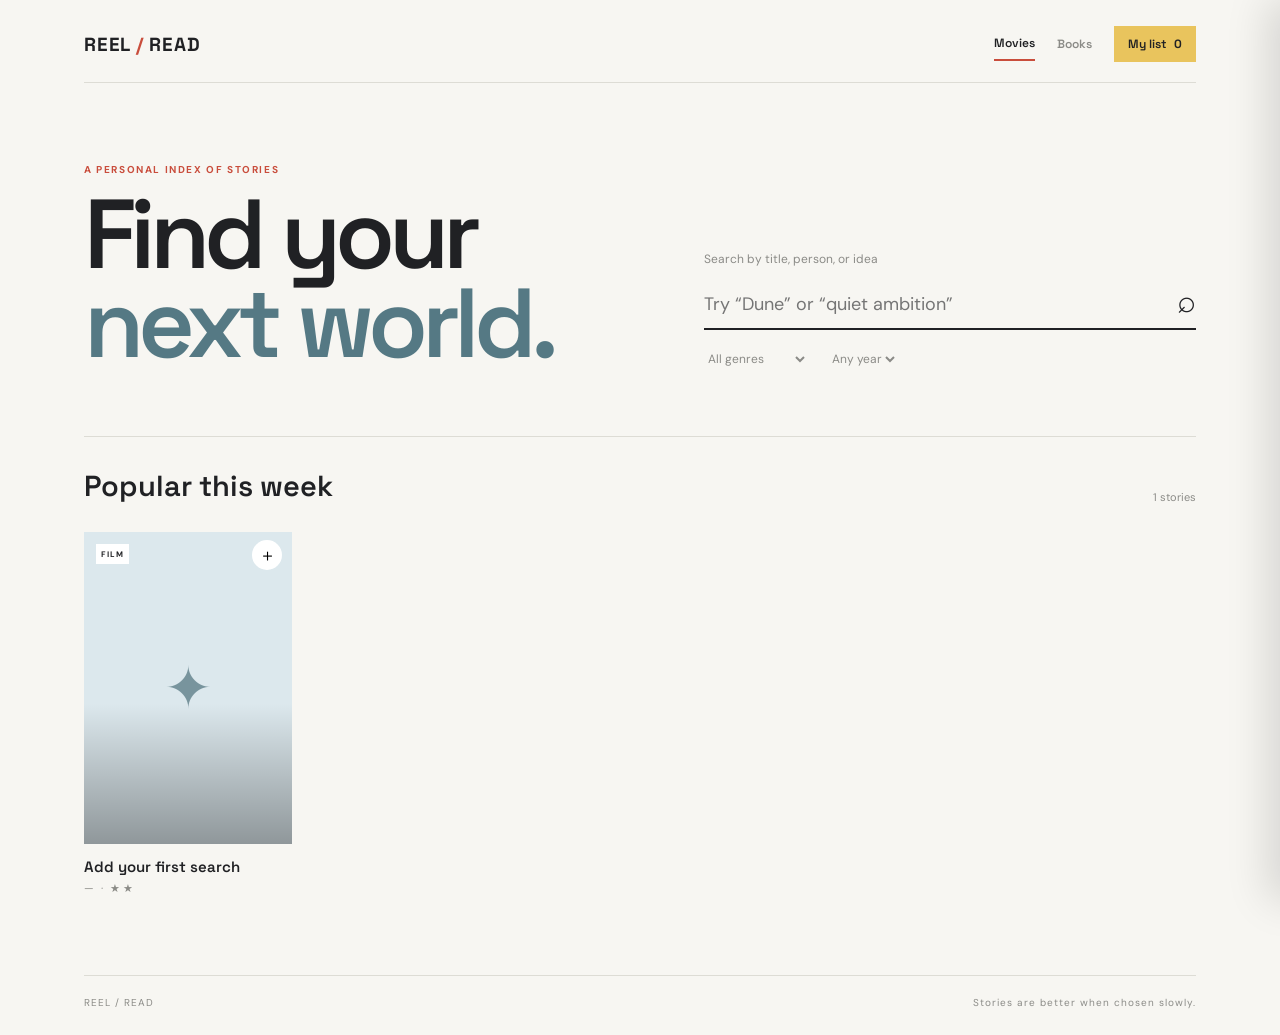
<file: media-library/index.html>
<!DOCTYPE html>
<html lang="en">
 <head>
  <meta charset="utf-8"/>
  <meta content="width=device-width, initial-scale=1.0" name="viewport"/>
  <title>
   Reel / Read
  </title>
  <link href="https://fonts.googleapis.com" rel="preconnect"/>
  <link crossorigin="" href="https://fonts.gstatic.com" rel="preconnect"/>
  <link href="https://fonts.googleapis.com/css2?family=DM+Sans:wght@400;500;600;700&amp;family=Space+Grotesk:wght@500;600;700&amp;display=swap" rel="stylesheet"/>
  <link href="style.css" rel="stylesheet"/>
 </head>
 <body>
  <main class="shell">
   <header>
    <a class="brand" href=".">
     REEL
     <span>
      /
     </span>
     READ
    </a>
    <nav>
     <button class="nav-button active" data-type="movie">
      Movies
     </button>
     <button class="nav-button" data-type="book">
      Books
     </button>
     <button class="list-button" id="list-button">
      My list
      <b id="list-count">
       0
      </b>
     </button>
    </nav>
   </header>
   <section class="masthead">
    <div>
     <p class="eyebrow">
      A PERSONAL INDEX OF STORIES
     </p>
     <h1>
      Find your
      <br/>
      <em>
       next world.
      </em>
     </h1>
    </div>
    <div class="search-block">
     <label for="search">
      Search by title, person, or idea
     </label>
     <div class="search-row">
      <input id="search" placeholder="Try “Dune” or “quiet ambition”" type="search"/>
      <span>
       ⌕
      </span>
     </div>
     <div class="filters">
      <select id="genre">
       <option value="">
        All genres
       </option>
       <option value="28">
        Action
       </option>
       <option value="35">
        Comedy
       </option>
       <option value="18">
        Drama
       </option>
       <option value="878">
        Science fiction
       </option>
      </select>
      <select id="year">
       <option value="">
        Any year
       </option>
       <option>
        2025
       </option>
       <option>
        2024
       </option>
       <option>
        2023
       </option>
       <option>
        2022
       </option>
      </select>
     </div>
    </div>
   </section>
   <section class="results-section">
    <div class="results-heading">
     <h2 id="results-title">
      Popular this week
     </h2>
     <span id="result-status">
      Loading a few good stories...
     </span>
    </div>
    <div class="results-grid" id="results">
    </div>
   </section>
   <aside aria-hidden="true" class="drawer" id="list-drawer">
    <div class="drawer-head">
     <h2>
      Your list
     </h2>
     <button aria-label="Close list" id="close-list">
      ×
     </button>
    </div>
    <p class="drawer-note">
     Stories you want to keep close.
    </p>
    <div id="saved-list">
    </div>
   </aside>
   <div aria-hidden="true" class="modal" id="modal">
    <div class="modal-card">
     <button aria-label="Close details" class="close" id="close-modal">
      ×
     </button>
     <div id="modal-content">
     </div>
    </div>
   </div>
   <footer>
    <span>
     REEL / READ
    </span>
    <span>
     Stories are better when chosen slowly.
    </span>
   </footer>
  </main>
  <script src="app.js" type="module">
  </script>
 </body>
</html>
</file>
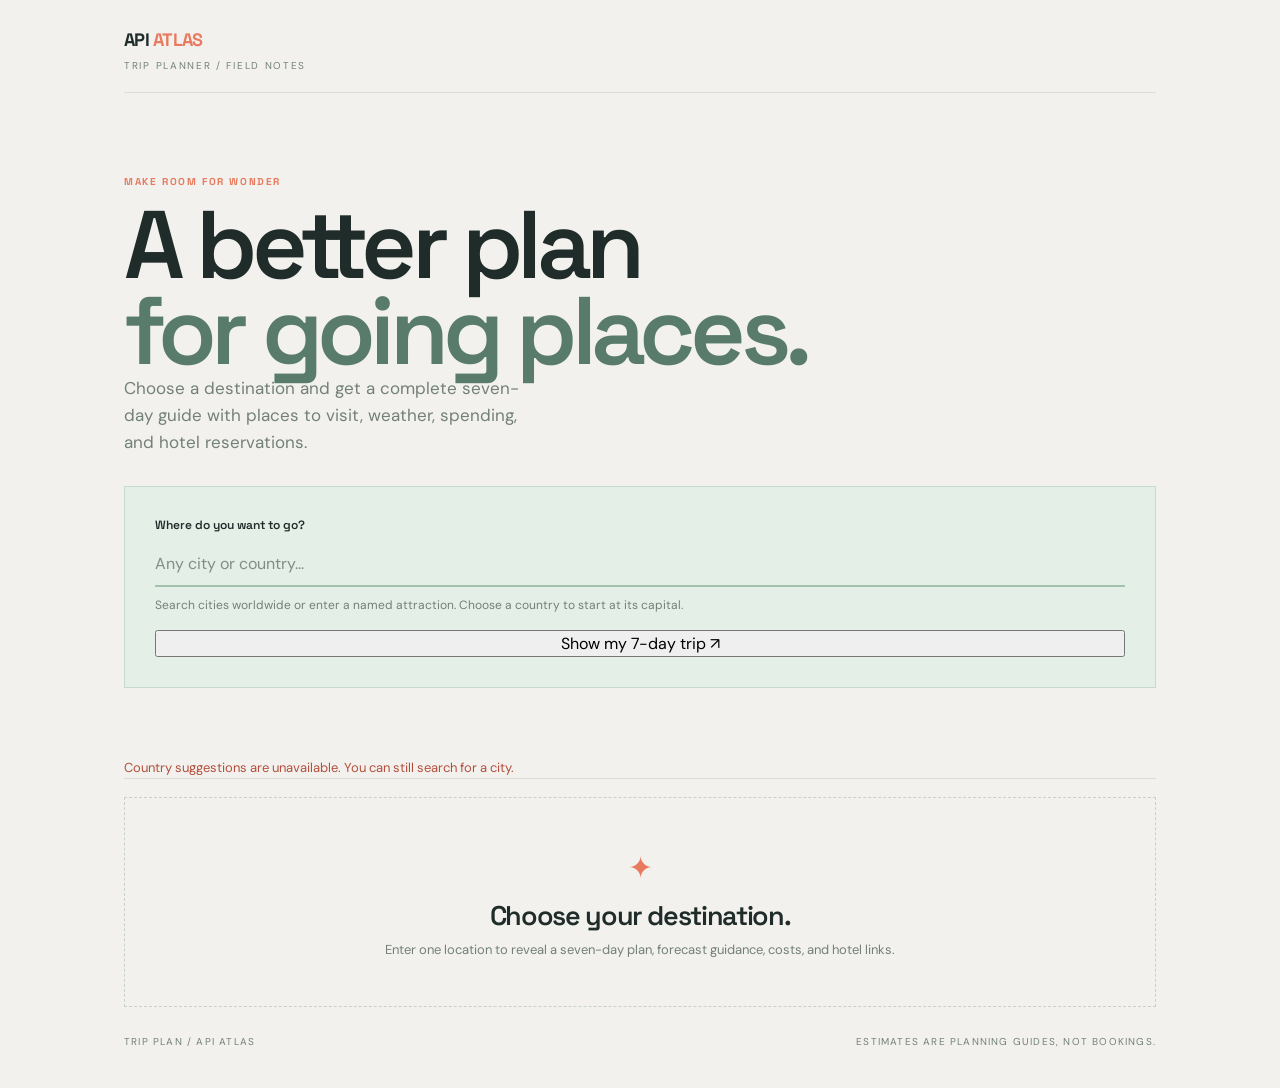
<file: trip-planner/index.html>
<!DOCTYPE html>
<html lang="en">
 <head>
  <meta charset="utf-8"/>
  <meta content="width=device-width, initial-scale=1.0" name="viewport"/>
  <title>
   Trip Plan / API Atlas
  </title>
  <link href="https://fonts.googleapis.com" rel="preconnect"/>
  <link crossorigin="" href="https://fonts.gstatic.com" rel="preconnect"/>
  <link href="https://fonts.googleapis.com/css2?family=DM+Sans:wght@400;500;600;700&amp;family=Space+Grotesk:wght@500;600;700&amp;display=swap" rel="stylesheet"/>
  <link href="style.css" rel="stylesheet"/>
    <style>
     .planner-form{background:#e4efe7;border:1px solid #c7dace}.destination-hint{display:block;margin-top:9px;color:var(--muted);font-size:12px;line-height:1.5}.planner-status{min-height:1.4em;margin:0;color:var(--muted);font-size:13px;line-height:1.5}.planner-status[data-state="error"]{color:#b34f3c}.planner-form button:disabled{cursor:wait;opacity:.7}.plan-source{margin:0 0 18px;color:var(--muted);font-size:13px;line-height:1.5}.live-forecast{display:grid;grid-template-columns:repeat(5,1fr);gap:8px;margin-top:20px}.live-forecast span{display:flex;flex-direction:column;gap:5px;padding:10px;background:#eef5ef;color:var(--ink);font-size:12px}.live-forecast strong{font:600 12px 'Space Grotesk';text-transform:uppercase}.live-forecast small{color:var(--muted);font-size:10px;line-height:1.3}.forecast-loading{grid-column:1/-1;color:var(--muted)!important;background:transparent!important;padding:0!important}@media(max-width:700px){.live-forecast{grid-template-columns:repeat(2,1fr)}}
    </style>
 </head>
 <body>
  <main class="shell">
   <header>
    <a class="brand" href="../">
     API
     <span>
      ATLAS
     </span>
    </a>
    <span class="section-label">
     TRIP PLANNER / FIELD NOTES
    </span>
   </header>
   <section class="hero">
    <div>
     <p class="eyebrow">
      MAKE ROOM FOR WONDER
     </p>
     <h1>
      A better plan
      <br/>
      <em>
       for going places.
      </em>
     </h1>
     <p>
      Choose a destination and get a complete seven-day guide with places to visit, weather, spending, and hotel reservations.
     </p>
    </div>
    <form class="planner-form" id="planner-form">
     <div class="field">
      <label for="destination">
       Where do you want to go?
      </label>
      <input id="destination" list="destination-list" placeholder="Any city or country..." aria-describedby="destination-hint" required=""/>
      <small class="destination-hint" id="destination-hint">Search cities worldwide or enter a named attraction. Choose a country to start at its capital.</small>
     </div>
     <datalist id="destination-list">
     </datalist>
     <button type="submit">
      Show my 7-day trip
      <span>
       ↗
      </span>
     </button>
    </form>
   </section>
   <p class="planner-status" id="planner-status" role="status" aria-live="polite"></p>
   <section aria-live="polite" class="plan" id="plan">
    <div class="empty">
     <span>
      ✦
     </span>
     <h2>
      Choose your destination.
     </h2>
     <p>
      Enter one location to reveal a seven-day plan, forecast guidance, costs, and hotel links.
     </p>
    </div>
   </section>
   <footer>
    <span>
     TRIP PLAN / API ATLAS
    </span>
    <span>
     Estimates are planning guides, not bookings.
    </span>
   </footer>
  </main>
  <script src="app.js" type="module">
  </script>
 </body>
</html>
</file>
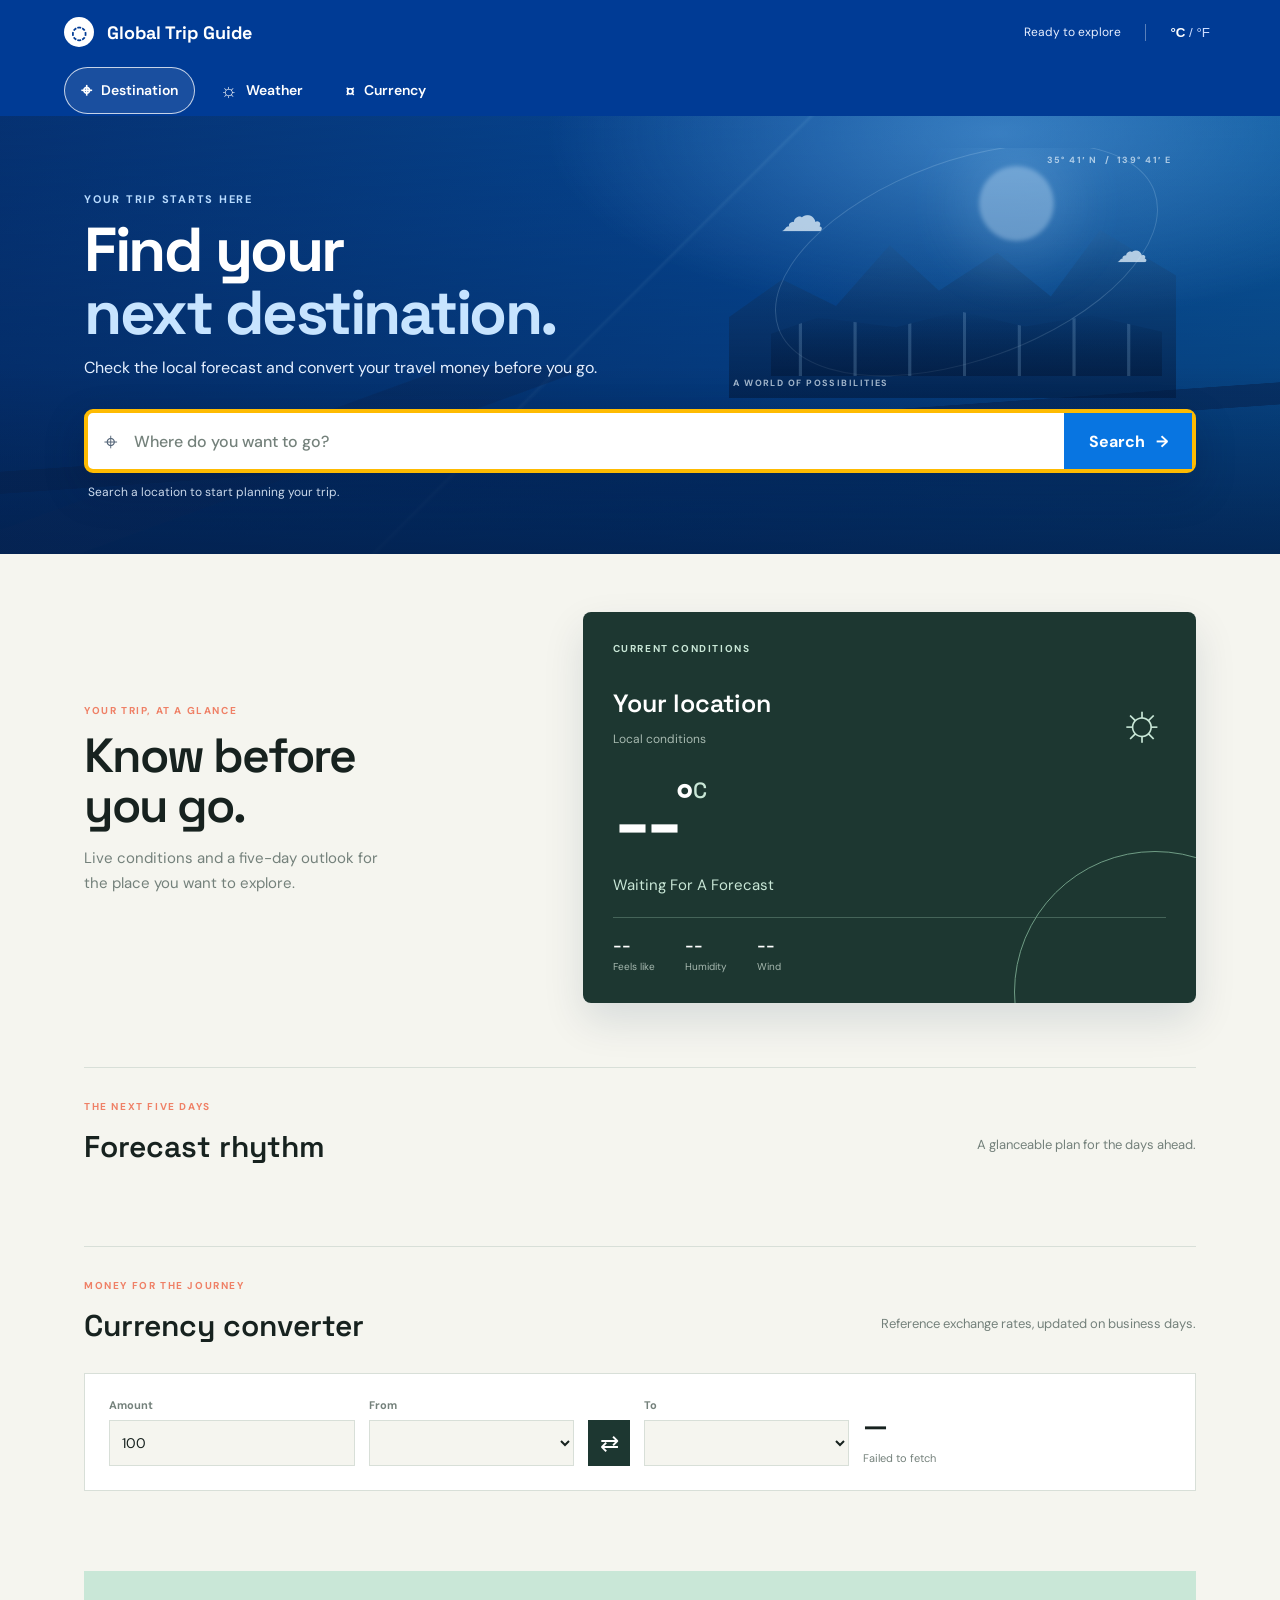
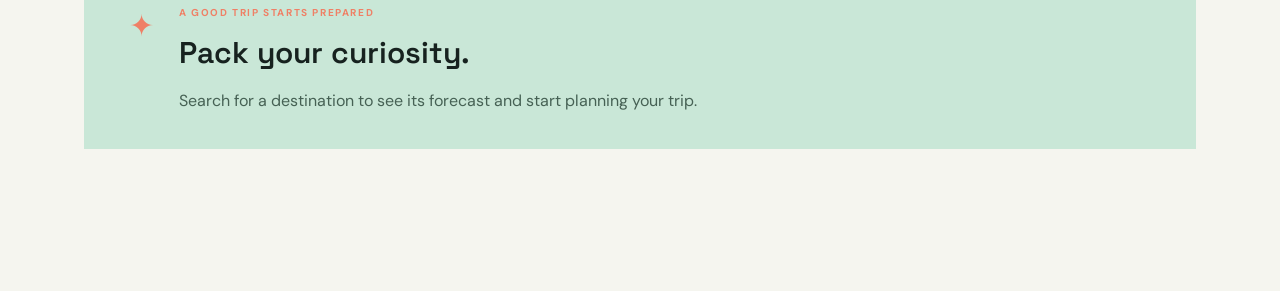
<file: weather-travel/index.html>
<!DOCTYPE html>
<html lang="en">
 <head>
  <meta charset="utf-8"/>
  <meta content="width=device-width, initial-scale=1.0" name="viewport"/>
  <title>
   Global Trip Guide
  </title>
  <link href="https://fonts.googleapis.com" rel="preconnect"/>
  <link crossorigin="" href="https://fonts.gstatic.com" rel="preconnect"/>
  <link href="https://fonts.googleapis.com/css2?family=DM+Sans:wght@400;500;600;700&amp;family=Space+Grotesk:wght@500;600;700&amp;display=swap" rel="stylesheet"/>
  <link href="style.css" rel="stylesheet"/>
 </head>
 <body>
  <main class="app-shell">
   <header class="topbar" data-reveal>
    <div class="topbar-inner">
     <div class="topbar-main">
      <a class="brand" href=".">
       <span class="brand-mark">◌</span>
       Global Trip Guide
      </a>
      <div class="topbar-meta">
       <span id="last-updated">Ready to explore</span>
       <button class="unit-toggle" id="unit-toggle" type="button">°C <span>/ °F</span></button>
      </div>
     </div>
     <nav aria-label="Trip guide sections" class="trip-nav">
      <a class="nav-link is-active" href="#destination"><span aria-hidden="true">⌖</span> Destination</a>
      <a class="nav-link" href="#forecast"><span aria-hidden="true">☼</span> Weather</a>
      <a class="nav-link" href="#currency"><span aria-hidden="true">¤</span> Currency</a>
     </nav>
    </div>
   </header>
   <section aria-labelledby="destination-title" class="destination-hero" data-reveal id="destination">
    <div class="destination-hero-inner">
     <div class="destination-copy">
      <p class="hero-eyebrow">YOUR TRIP STARTS HERE</p>
      <h1 id="destination-title">Find your<br/><em>next destination.</em></h1>
      <p>Check the local forecast and convert your travel money before you go.</p>
     </div>
     <div aria-hidden="true" class="destination-art">
      <span class="art-sun"></span>
      <span class="art-cloud cloud-one">☁</span>
      <span class="art-cloud cloud-two">☁</span>
      <span class="art-orbit"></span>
      <span class="art-coordinate">35° 41′ N&nbsp; / &nbsp;139° 41′ E</span>
      <span class="art-caption">A WORLD OF POSSIBILITIES</span>
     </div>
     <form class="search-form destination-search" id="search-form">
      <label class="sr-only" for="city-input">Search a destination</label>
      <div class="search-row">
       <span aria-hidden="true" class="search-icon">⌖</span>
       <input autocomplete="off" id="city-input" placeholder="Where do you want to go?" type="search"/>
       <button aria-label="Search destination" type="submit">Search <span aria-hidden="true">→</span></button>
      </div>
      <ul aria-label="Matching locations" class="location-results" id="location-results"></ul>
     </form>
     <p class="status" id="status" role="status">Detecting your location...</p>
    </div>
   </section>
   <section aria-labelledby="current-title" class="weather-overview" data-reveal>
    <div class="weather-overview-copy">
     <p class="eyebrow">YOUR TRIP, AT A GLANCE</p>
     <h2 id="current-title">Know before<br/>you go.</h2>
     <p>Live conditions and a five-day outlook for the place you want to explore.</p>
    </div>
    <div class="current-panel" id="current-panel">
     <div class="panel-kicker">CURRENT CONDITIONS</div>
     <div class="current-location">
      <div><h2 id="location-name">Your location</h2><p id="location-time">Local conditions</p></div>
      <span class="weather-icon" id="weather-icon">☼</span>
     </div>
     <div class="temperature"><span id="temperature">--</span><sup>°</sup><span id="temperature-unit">C</span></div>
     <p class="condition" id="condition">Waiting for a forecast</p>
     <div class="metrics">
      <div><b id="feels-like">--</b><span>Feels like</span></div>
      <div><b id="humidity">--</b><span>Humidity</span></div>
      <div><b id="wind">--</b><span>Wind</span></div>
     </div>
    </div>
   </section>
   <section class="content-section" data-reveal id="forecast">
    <div class="section-heading">
     <div>
      <p class="eyebrow">
       THE NEXT FIVE DAYS
      </p>
      <h2>
       Forecast rhythm
      </h2>
     </div>
     <p class="section-note">
      A glanceable plan for the days ahead.
     </p>
    </div>
    <div class="forecast-grid" id="forecast-grid">
    </div>
   </section>
   <section aria-labelledby="currency-title" class="currency-section" data-reveal id="currency">
    <div class="section-heading">
     <div>
      <p class="eyebrow">MONEY FOR THE JOURNEY</p>
      <h2 id="currency-title">Currency converter</h2>
     </div>
     <p class="section-note">Reference exchange rates, updated on business days.</p>
    </div>
    <div class="currency-card">
     <label class="currency-field">
      <span>Amount</span>
      <input id="currency-amount" type="number" min="0" step="any" value="100" inputmode="decimal"/>
     </label>
     <label class="currency-field">
      <span>From</span>
      <select id="currency-from" aria-label="Convert from currency"></select>
     </label>
     <button aria-label="Swap currencies" class="currency-swap" id="currency-swap" type="button">⇄</button>
     <label class="currency-field">
      <span>To</span>
      <select id="currency-to" aria-label="Convert to currency"></select>
     </label>
     <div aria-live="polite" class="currency-result">
      <strong id="currency-output">—</strong>
      <span id="currency-status" role="status">Loading currencies...</span>
     </div>
    </div>
   </section>
   <section class="recommendation-section" data-reveal>
    <div class="recommendation-card">
     <div class="recommendation-icon">
      ✦
     </div>
     <div>
      <p class="eyebrow">A GOOD TRIP STARTS PREPARED</p>
      <h2 id="recommendation-title">
       Pack your curiosity.
      </h2>
      <p id="recommendation-text">
       Search for a destination to see its forecast and start planning your trip.
      </p>
     </div>
    </div>
   </section>
   <footer data-reveal>
    <span>
     GLOBAL TRIP GUIDE / WEATHER &amp; CURRENCY
    </span>
    <span>
     Weather by Open-Meteo · Rates by Frankfurter
    </span>
   </footer>
  </main>
  <script src="app.js" type="module">
  </script>
 </body>
</html>
</file>
<file: media-library/style.css>
*{box-sizing:border-box}:root{--ink:#202124;--muted:#8b8b87;--paper:#f7f6f2;--line:#dddcd5;--red:#c94d3c;--blue:#dce8ed;--yellow:#e9c45d}body{margin:0;background:var(--paper);color:var(--ink);font-family:'DM Sans',sans-serif}.shell{max-width:1240px;margin:auto;padding:26px 5vw}header{display:flex;justify-content:space-between;align-items:center;border-bottom:1px solid var(--line);padding-bottom:20px}.brand{font:700 19px 'Space Grotesk';color:inherit;text-decoration:none;letter-spacing:.04em}.brand span{color:var(--red)}nav{display:flex;gap:22px;align-items:center}.nav-button,.list-button{border:0;background:none;padding:8px 0;font:600 12px 'Space Grotesk';cursor:pointer;color:var(--muted)}.nav-button.active{color:var(--ink);border-bottom:2px solid var(--red)}.list-button{background:var(--yellow);padding:10px 14px;color:var(--ink)}.list-button b{margin-left:5px}.masthead{display:grid;grid-template-columns:1fr 1fr;gap:10vw;padding:80px 0 68px}.eyebrow{font-size:10px;letter-spacing:.16em;color:var(--red);font-weight:700;margin:0 0 14px}.masthead h1{font:600 clamp(52px,8vw,98px)/.91 'Space Grotesk';letter-spacing:-.06em;margin:0}.masthead h1 em{font-style:normal;color:#557984}.search-block{align-self:end}.search-block label{font-size:12px;color:var(--muted)}.search-row{display:flex;border-bottom:2px solid var(--ink);margin-top:12px}.search-row input{border:0;outline:0;background:transparent;padding:12px 0;font:18px 'DM Sans';width:100%}.search-row span{font-size:32px}.filters{display:flex;gap:20px;margin-top:20px}.filters select{border:0;background:transparent;color:var(--muted);font:12px 'DM Sans'}.results-section{border-top:1px solid var(--line);padding-top:30px}.results-heading{display:flex;justify-content:space-between;align-items:end;margin-bottom:28px}.results-heading h2,.drawer h2{font:600 29px 'Space Grotesk';margin:0}.results-heading span{font-size:11px;color:var(--muted)}.results-grid{display:grid;grid-template-columns:repeat(5,1fr);gap:28px 18px}.story-card{cursor:pointer}.cover{aspect-ratio:2/3;background:#d9ddd8 center/cover;position:relative;transition:transform .25s}.story-card:hover .cover{transform:translateY(-6px)}.cover:after{content:'';position:absolute;inset:0;background:linear-gradient(180deg,transparent 55%,rgba(0,0,0,.35))}.cover>span{position:absolute;left:12px;top:12px;background:white;padding:5px;font-size:8px;letter-spacing:.12em;font-weight:700;z-index:1}.empty-cover{display:grid;place-items:center;background:var(--blue)}.empty-cover:before{content:'✦';font-size:58px;color:#78949d}.save{position:absolute;right:10px;top:8px;border:0;background:white;width:30px;height:30px;border-radius:50%;font-size:17px;z-index:2;cursor:pointer}.card-info h3{font:600 15px 'Space Grotesk';margin:13px 0 5px}.card-info p{font-size:11px;color:var(--muted);margin:0}.card-info i{font-style:normal;margin:0 4px}.drawer{position:fixed;right:0;top:0;width:min(390px,100%);height:100%;background:var(--cream,#fffdf9);z-index:5;padding:32px;box-shadow:-12px 0 40px #0002;transform:translateX(100%);transition:transform .3s}.drawer[aria-hidden=false]{transform:none}.drawer-head{display:flex;justify-content:space-between}.drawer-head button,.close{border:0;background:none;font-size:30px;cursor:pointer}.drawer-note,.empty-list{color:var(--muted);font-size:13px}.saved-item{display:grid;grid-template-columns:48px 1fr auto;gap:10px;align-items:center;width:100%;text-align:left;border:0;border-bottom:1px solid var(--line);background:none;padding:18px 0;cursor:pointer}.saved-item span{font-size:9px;color:var(--red)}.saved-item strong{font:600 14px 'Space Grotesk'}.saved-item small{color:var(--muted)}.modal{position:fixed;inset:0;background:#20212499;display:grid;place-items:center;padding:20px;z-index:4;opacity:0;pointer-events:none;transition:opacity .2s}.modal[aria-hidden=false]{opacity:1;pointer-events:auto}.modal-card{background:var(--paper);padding:42px;max-width:550px;width:100%;position:relative}.modal-card .close{position:absolute;right:18px;top:13px}.modal-card h2{font:600 37px 'Space Grotesk';margin:0 0 8px}.modal-card p:not(.eyebrow):not(.modal-meta){line-height:1.65;color:#5b5b58}.modal-meta{font-size:12px;color:var(--muted)}.modal-save{border:0;background:var(--ink);color:white;padding:13px 18px;font-weight:700;cursor:pointer}footer{display:flex;justify-content:space-between;margin-top:80px;padding-top:20px;border-top:1px solid var(--line);color:var(--muted);font-size:10px;letter-spacing:.1em}@media(max-width:760px){.shell{padding:18px 22px}.masthead{grid-template-columns:1fr;padding:58px 0 50px;gap:48px}.results-grid{grid-template-columns:repeat(2,1fr);gap:28px 15px}.results-heading{display:block}.results-heading span{display:block;margin-top:10px}.filters{gap:12px}footer{gap:20px;line-height:1.5}}
</file>
<file: trip-planner/style.css>
:root {
  --ink: #1f2c2a;
  --muted: #728078;
  --paper: #f2f1ee;
  --mint: #dfeae4;
  --line: #d8ddd8;
  --coral: #e87a5f;
  --dark-green: #587b6c;
}

* {
  box-sizing: border-box;
}

html {
  background: var(--paper);
}

body {
  margin: 0;
  background: var(--paper);
  color: var(--ink);
  font-family: 'DM Sans', sans-serif;
}

img {
  max-width: 100%;
  display: block;
}

button,
input,
select {
  font: inherit;
}

.shell {
  max-width: 1160px;
  margin: 0 auto;
  padding: 28px 5vw 40px;
}

header {
  display: flex;
  flex-direction: column;
  align-items: flex-start;
  gap: 8px;
  padding-bottom: 20px;
  border-bottom: 1px solid var(--line);
}

.brand {
  color: inherit;
  text-decoration: none;
  font: 700 18px 'Space Grotesk', sans-serif;
  letter-spacing: -0.04em;
}

.brand span {
  color: var(--coral);
}

.section-label {
  font-size: 10px;
  letter-spacing: 0.17em;
  text-transform: uppercase;
  color: var(--muted);
}

.hero {
  display: flex;
  flex-direction: column;
  align-items: flex-start;
  gap: 30px;
  padding: 82px 0 70px;
}

.eyebrow {
  margin: 0 0 14px;
  color: var(--coral);
  font: 700 10px 'Space Grotesk', sans-serif;
  letter-spacing: 0.16em;
  text-transform: uppercase;
}

.hero h1 {
  margin: 0;
  font: 600 clamp(52px, 8vw, 96px)/0.9 'Space Grotesk', sans-serif;
  letter-spacing: -0.06em;
}

.hero h1 em {
  color: var(--dark-green);
  font-style: normal;
}

.hero p:not(.eyebrow) {
  max-width: 420px;
  margin: 0;
  color: var(--muted);
  font-size: 17px;
  line-height: 1.6;
}

.planner-form {
  display: flex;
  flex-direction: column;
  align-items: stretch;
  gap: 16px;
  width: 100%;
  padding: 30px;
  background: var(--mint);
  border: 1px solid #c5d6ca;
}

.planner-form label {
  display: block;
  margin-bottom: 9px;
  font: 600 12px 'Space Grotesk', sans-serif;
}

.planner-form input,
.planner-form select {
  width: 100%;
  margin: 0;
  padding: 11px 0;
  border: 0;
  border-bottom: 2px solid #a3c0ad;
  background: transparent;
  color: var(--ink);
  font: 16px 'DM Sans', sans-serif;
  outline: none;
}

.planner-form input::placeholder {
  color: rgba(31, 44, 42, 0.5);
}

.plan {
  border-top: 1px solid var(--line);
  padding-top: 18px;
}

.empty {
  padding: 55px 20px 48px;
  text-align: center;
  border: 1px dashed #c8d1c8;
}

.empty span {
  display: inline-block;
  font-size: 30px;
  line-height: 1;
  color: var(--coral);
}

.empty h2 {
  margin: 15px 0 8px;
  font: 600 27px 'Space Grotesk', sans-serif;
  letter-spacing: -0.05em;
}

.empty p {
  margin: 0;
  color: var(--muted);
  font-size: 13px;
}

.plan-head {
  display: flex;
  align-items: flex-end;
  justify-content: space-between;
  gap: 30px;
  padding: 16px 0 20px;
}

.plan-head h2 {
  margin: 0;
  font: 600 clamp(2rem, 3vw, 3rem)/1 'Space Grotesk', sans-serif;
  letter-spacing: -0.06em;
}

.plan-head p {
  margin: 10px 0 0;
  color: var(--muted);
  font-size: 15px;
}

.cost {
  display: flex;
  flex-direction: column;
  align-items: flex-end;
  gap: 6px;
  text-align: right;
}

.cost span,
.cost small {
  color: var(--muted);
  font-size: 10px;
  letter-spacing: 0.14em;
  text-transform: uppercase;
}

.cost strong {
  color: var(--coral);
  font: 700 clamp(1.3rem, 2vw, 2rem) 'Space Grotesk', sans-serif;
}

.days {
  border-top: 1px solid var(--line);
}

.day {
  display: grid;
  grid-template-columns: 120px minmax(0, 1fr) 90px;
  gap: 18px;
  align-items: center;
  padding: 16px 0;
  min-height: 118px;
  border-bottom: 1px solid var(--line);
}

.day-number {
  color: var(--coral);
  font: 700 11px 'Space Grotesk', sans-serif;
  letter-spacing: 0.18em;
  text-transform: uppercase;
}

.day h3 {
  margin: 0;
  font: 600 clamp(1.7rem, 2.5vw, 3rem)/1.1 'Space Grotesk', sans-serif;
  letter-spacing: -0.06em;
  color: var(--ink);
}

.day p {
  margin: 8px 0 0;
  color: var(--muted);
  font-size: 15px;
  line-height: 1.5;
}

.day-cost {
  justify-self: end;
  color: var(--coral);
  font: 600 clamp(1.2rem, 1.8vw, 2rem) 'Space Grotesk', sans-serif;
  letter-spacing: -0.05em;
}

.more-places {
  margin: 20px 0;
  border-bottom: 1px solid var(--line);
}

.more-places summary {
  padding: 15px 0;
  color: var(--dark-green);
  font: 600 14px 'Space Grotesk', sans-serif;
  cursor: pointer;
}

.more-places ul {
  display: grid;
  grid-template-columns: repeat(3, minmax(0, 1fr));
  gap: 8px 20px;
  margin: 0;
  padding: 0 0 18px 18px;
  color: var(--muted);
  font-size: 13px;
  line-height: 1.5;
}

.trip-details {
  display: grid;
  grid-template-columns: repeat(2, minmax(0, 1fr));
  gap: 20px;
  margin-top: 28px;
}

.detail-card {
  padding: 24px 22px;
  background: rgba(255, 255, 255, 0.25);
  border: 1px solid var(--line);
}

.detail-card h3 {
  margin: 0 0 12px;
  font: 600 clamp(1.7rem, 2vw, 2.3rem)/1.1 'Space Grotesk', sans-serif;
  letter-spacing: -0.06em;
}

.detail-card p {
  margin: 0;
  color: var(--muted);
  font-size: 15px;
  line-height: 1.6;
}

.weather-detail .eyebrow,
.budget-detail .eyebrow,
.hotel-detail .eyebrow,
.detail-card .eyebrow {
  margin-bottom: 12px;
}

.resource-list {
  display: grid;
  grid-template-columns: 1fr;
  gap: 10px;
  margin-top: 16px;
}

.resource-list a {
  display: flex;
  justify-content: space-between;
  align-items: center;
  gap: 14px;
  padding: 14px 16px;
  color: var(--ink);
  text-decoration: none;
  border: 1px solid var(--line);
  background: rgba(255, 255, 255, 0.25);
}

.resource-list strong {
  display: block;
  font: 600 15px 'Space Grotesk', sans-serif;
}

.resource-list span {
  color: var(--muted);
  font-size: 12px;
}

.hotel-button {
  display: inline-flex;
  margin-top: 16px;
  padding: 12px 18px;
  background: var(--ink);
  color: white;
  text-decoration: none;
  font: 600 14px 'Space Grotesk', sans-serif;
}

.live-forecast {
  display: grid;
  grid-template-columns: repeat(5, minmax(0, 1fr));
  gap: 8px;
  margin-top: 18px;
}

.live-forecast span {
  display: flex;
  flex-direction: column;
  gap: 5px;
  padding: 10px 8px;
  background: rgba(255, 255, 255, 0.25);
  border: 1px solid var(--line);
  color: var(--ink);
  font-size: 12px;
}

.live-forecast strong {
  font: 600 11px 'Space Grotesk', sans-serif;
  letter-spacing: 0.18em;
  text-transform: uppercase;
}

.live-forecast small {
  color: var(--muted);
  font-size: 10px;
  line-height: 1.4;
}

.forecast-loading {
  grid-column: 1 / -1;
  padding: 0 !important;
  border: 0 !important;
  background: transparent !important;
  color: var(--muted) !important;
}

.estimate-note {
  margin: 24px 0 0;
  color: var(--muted);
  font-size: 13px;
}

footer {
  display: flex;
  justify-content: space-between;
  gap: 14px;
  padding-top: 28px;
  color: var(--muted);
  font-size: 10px;
  letter-spacing: 0.12em;
  text-transform: uppercase;
}

@media (max-width: 900px) {
  .plan-head {
    display: block;
  }

  .cost {
    align-items: flex-start;
    text-align: left;
    margin-top: 16px;
  }

  .trip-details {
    grid-template-columns: 1fr;
  }
}

@media (max-width: 700px) {
  .hero {
    padding-top: 54px;
  }

  .day {
    grid-template-columns: 1fr;
    gap: 10px;
    padding: 20px 0;
  }

  .day-cost {
    justify-self: start;
  }

  .more-places ul {
    grid-template-columns: repeat(2, minmax(0, 1fr));
  }

  .live-forecast {
    grid-template-columns: repeat(2, minmax(0, 1fr));
  }

  footer {
    flex-direction: column;
    align-items: flex-start;
  }
}
</file>
<file: weather-travel/style.css>
*{box-sizing:border-box} :root{--ink:#17221f;--muted:#74817b;--line:#d8dfd8;--paper:#f5f5ef;--mint:#c9e7d7;--coral:#ef8066;--night:#1d3731} body{margin:0;background:var(--paper);color:var(--ink);font-family:'DM Sans',sans-serif} .app-shell{max-width:1240px;margin:auto;padding:26px 5vw 28px}.topbar{display:flex;justify-content:space-between;align-items:center;border-bottom:1px solid var(--line);padding-bottom:22px}.brand{font:700 18px 'Space Grotesk';color:inherit;text-decoration:none}.brand-mark{display:inline-grid;place-items:center;background:var(--coral);width:30px;height:30px;border-radius:50%;margin-right:8px}.topbar-meta{display:flex;gap:24px;align-items:center;color:var(--muted);font-size:12px}.unit-toggle{border:0;border-left:1px solid var(--line);background:none;padding-left:24px;color:var(--ink);font-weight:700;cursor:pointer}.unit-toggle span{color:var(--muted);font-weight:400}.hero-grid{display:grid;grid-template-columns:1fr 1fr;gap:8vw;padding:90px 0 110px;align-items:end}.eyebrow{font-size:10px;font-weight:700;letter-spacing:.16em;color:var(--coral);margin:0 0 14px}.hero-copy h1{font:600 clamp(48px,7vw,88px)/.94 'Space Grotesk';letter-spacing:-.04em;margin:0 0 24px}.hero-copy h1 em{font-style:normal;color:#4f7666}.lede{max-width:420px;color:var(--muted);font-size:17px;line-height:1.6}.search-form{margin-top:52px;max-width:460px}.search-form label{display:block;font:600 13px 'Space Grotesk';margin-bottom:12px}.search-row{display:flex;border-bottom:2px solid var(--ink)}.search-row input{background:transparent;border:0;outline:0;padding:12px 0;font:16px 'DM Sans';flex:1}.search-row button{border:0;background:var(--ink);color:white;width:48px;font-size:25px;cursor:pointer}.location-results{list-style:none;margin:0;padding:0;max-height:280px;overflow-y:auto}.location-results:empty{display:none}.location-results li{border-bottom:1px solid var(--line)}.location-option{width:100%;display:flex;justify-content:space-between;gap:12px;align-items:center;padding:10px 8px;background:transparent;border:0;text-align:left;color:var(--ink);font:14px 'DM Sans';cursor:pointer}.location-option:hover,.location-option:focus-visible{background:var(--mint);outline:0}.location-option small{color:var(--muted);text-align:right}.status{color:var(--muted);font-size:12px;min-height:18px;margin-top:14px}.current-panel{background:var(--night);color:white;padding:38px;min-height:370px;position:relative;overflow:hidden}.current-panel:after{content:'';position:absolute;width:280px;height:280px;border:1px solid #6f9c85;border-radius:50%;right:-100px;bottom:-130px}.panel-kicker{font-size:10px;letter-spacing:.16em;color:var(--mint);font-weight:700}.current-location{display:flex;justify-content:space-between;align-items:start;margin-top:54px}.current-location h2{font:600 25px 'Space Grotesk';margin:0}.current-location p{color:#a7b9b0;font-size:12px}.weather-icon{font-size:52px;color:var(--mint)}.temperature{font:500 110px/.9 'Space Grotesk';letter-spacing:-.08em;margin-top:28px}.temperature sup{font-size:45px;vertical-align:top;letter-spacing:0}.temperature span:last-child{font-size:22px;letter-spacing:0;color:var(--mint);vertical-align:top}.condition{color:var(--mint);font-size:15px;text-transform:capitalize}.metrics{display:flex;gap:30px;border-top:1px solid #456459;margin-top:30px;padding-top:18px}.metrics div{display:flex;flex-direction:column;gap:4px}.metrics b{font-size:15px}.metrics span{font-size:10px;color:#a7b9b0}.content-section{border-top:1px solid var(--line);padding-top:32px}.section-heading{display:flex;justify-content:space-between;align-items:end;margin-bottom:28px}.section-heading h2,.recommendation-card h2{font:600 30px 'Space Grotesk';margin:0}.section-note{color:var(--muted);font-size:13px}.forecast-grid{display:grid;grid-template-columns:repeat(5,1fr);gap:10px}.forecast-card{border-top:3px solid var(--line);padding:18px 12px;min-height:190px}.forecast-card:first-child{border-color:var(--coral)}.forecast-day{font-weight:700;font-size:13px}.forecast-icon{display:block;font-size:40px;color:#719a84;margin:22px 0 8px}.forecast-card strong{font:500 32px 'Space Grotesk'}.forecast-card .low{color:var(--muted);margin-left:7px}.forecast-card p{font-size:11px;color:var(--muted);text-transform:capitalize}.recommendation-section{padding:80px 0}.recommendation-card{background:var(--mint);padding:35px 45px;display:flex;gap:25px;align-items:start}.recommendation-icon{font-size:30px;color:var(--coral)}.recommendation-card p:last-child{max-width:650px;color:#466154;line-height:1.6;margin-bottom:0}footer{border-top:1px solid var(--line);padding-top:20px;display:flex;justify-content:space-between;color:var(--muted);font-size:10px;letter-spacing:.08em}@media(max-width:720px){.app-shell{padding:18px 22px}.topbar-meta #last-updated{display:none}.hero-grid{grid-template-columns:1fr;padding:58px 0 70px;gap:44px}.current-panel{padding:28px;min-height:330px}.temperature{font-size:88px}.forecast-grid{grid-template-columns:repeat(5,minmax(110px,1fr));overflow-x:auto;padding-bottom:12px}.forecast-card{min-width:110px}.section-heading{display:block}.section-note{margin-top:12px}.recommendation-card{padding:28px 22px}footer{gap:20px;line-height:1.5}}
 .intro-video{position:relative;display:grid;grid-template-columns:1fr 1fr;align-items:center;gap:32px;min-height:340px;margin:32px 0 0;padding:42px 6%;overflow:hidden;background:radial-gradient(ellipse at 78% 52%,#31594b 0,#1d3731 42%,#152a25 100%);color:#fff}.intro-video:before,.intro-video:after{position:absolute;content:"";border:1px solid rgba(201,231,215,.14);border-radius:50%;pointer-events:none}.intro-video:before{width:460px;height:460px;right:-120px;top:-270px}.intro-video:after{width:340px;height:340px;left:38%;bottom:-300px}.intro-video-copy,.intro-animation{position:relative;z-index:1}.intro-kicker{margin:0 0 16px;color:var(--mint);font-size:10px;font-weight:700;letter-spacing:.18em}.intro-video-copy h2{margin:0;font:600 clamp(34px,4vw,56px)/1.04 'Space Grotesk';letter-spacing:-.04em}.intro-video-copy h2 em{color:var(--mint);font-style:normal}.intro-video-copy>p:last-child{max-width:390px;color:#c1d1c9;font-size:14px;line-height:1.7}.intro-animation{min-height:250px;display:grid;place-items:center;isolation:isolate}.intro-globe{position:relative;z-index:1;display:grid;place-items:center;width:178px;height:178px;border:1px solid rgba(201,231,215,.55);border-radius:50%;background:radial-gradient(circle at 35% 30%,rgba(201,231,215,.24),rgba(79,118,102,.12) 45%,rgba(21,42,37,.2) 70%);box-shadow:inset -18px -12px 35px rgba(0,0,0,.22),0 0 55px rgba(201,231,215,.1);animation:globe-float 5s ease-in-out infinite}.intro-globe:before,.intro-globe:after{position:absolute;inset:16px;content:"";border:1px solid rgba(201,231,215,.3);border-radius:50%}.intro-globe:after{inset:0 48px;border-radius:50%;transform:rotate(18deg)}.intro-globe span{color:var(--mint);font:600 28px 'Space Grotesk';letter-spacing:.1em}.intro-orbit{position:absolute;width:255px;height:95px;border:1px solid rgba(201,231,215,.28);border-radius:50%;transform:rotate(-22deg)}.orbit-two{width:225px;height:130px;transform:rotate(48deg)}.intro-weather{position:absolute;z-index:2;display:grid;place-items:center;width:45px;height:45px;border:1px solid rgba(201,231,215,.3);border-radius:50%;background:#25463b;color:var(--mint);font-size:27px;box-shadow:0 8px 24px rgba(0,0,0,.25)}.weather-sun{top:17%;left:23%;animation:weather-drift 7s ease-in-out infinite}.weather-cloud{top:28%;right:17%;animation:weather-drift 8s ease-in-out -2s infinite}.weather-rain{bottom:24%;left:28%;animation:weather-drift 9s ease-in-out -4s infinite}.intro-scenes{position:absolute;right:0;bottom:0;left:0;display:grid;place-items:center;text-align:center}.intro-scene{grid-area:1/1;display:grid;gap:5px;opacity:0;animation:scene-cycle 12s infinite}.scene-two{animation-delay:4s}.scene-three{animation-delay:8s}.intro-scene small{color:var(--mint);font-size:9px;font-weight:700;letter-spacing:.16em}.intro-scene strong{font:600 15px 'Space Grotesk'}@keyframes globe-float{0%,100%{transform:translateY(0)}50%{transform:translateY(-9px)}}@keyframes weather-drift{0%,100%{transform:translate(0,0)}50%{transform:translate(8px,-10px)}}@keyframes scene-cycle{0%,5%{opacity:0;transform:translateY(7px)}10%,28%{opacity:1;transform:translateY(0)}34%,100%{opacity:0;transform:translateY(-6px)}}@media(max-width:720px){.intro-video{grid-template-columns:1fr;gap:10px;margin-top:20px;padding:32px 24px}.intro-video-copy h2{font-size:clamp(34px,9vw,48px)}.intro-video-copy>p:last-child{margin-bottom:0}.intro-animation{min-height:230px}}@media(prefers-reduced-motion:reduce){.intro-globe,.intro-weather,.intro-scene{animation:none}.intro-scene{opacity:0}.scene-one{opacity:1}}
 .intro-globe{position:absolute;top:4px;left:50%;width:150px;height:150px;margin-left:-75px}.intro-orbit{top:39px;left:50%;margin-left:-127px}.orbit-two{top:14px;margin-left:-112px}.intro-scenes{z-index:3}
 .currency-section{border-top:1px solid var(--line);margin-top:52px;padding-top:32px}.currency-card{display:grid;grid-template-columns:minmax(130px,1.2fr) minmax(150px,1fr) 42px minmax(150px,1fr) minmax(200px,1.5fr);align-items:end;gap:14px;padding:24px;background:#fff;border:1px solid var(--line)}.currency-field{display:grid;gap:8px;color:var(--muted);font-size:11px;font-weight:700}.currency-field input,.currency-field select{width:100%;height:46px;padding:0 12px;border:1px solid var(--line);border-radius:0;background:var(--paper);color:var(--ink);font:14px 'DM Sans'}.currency-field input:focus,.currency-field select:focus{outline:2px solid #4f7666;outline-offset:1px}.currency-swap{width:42px;height:46px;border:0;background:var(--night);color:#fff;font-size:23px;cursor:pointer}.currency-swap:hover,.currency-swap:focus-visible{background:#31594b;outline:2px solid var(--mint);outline-offset:2px}.currency-result{display:grid;gap:7px;min-width:0}.currency-result strong{font:600 28px 'Space Grotesk';overflow-wrap:anywhere}.currency-result span{color:var(--muted);font-size:11px;line-height:1.5}@media(max-width:900px){.currency-card{grid-template-columns:1fr 1fr 42px 1fr}.currency-result{grid-column:1/-1;border-top:1px solid var(--line);padding-top:16px}}@media(max-width:520px){.currency-card{grid-template-columns:1fr 42px 1fr;padding:16px;gap:10px}.currency-field:first-child{grid-column:1/-1}.currency-swap{grid-column:2;grid-row:2}.currency-result{grid-column:1/-1}.currency-field select{padding:0 7px;font-size:12px}}
body.motion-ready [data-reveal]{opacity:0;transform:translateY(24px);transition:opacity .75s ease,transform .75s cubic-bezier(.2,.7,.2,1)}body.motion-ready [data-reveal].is-visible{opacity:1;transform:translateY(0)}.topbar[data-reveal]{transition-delay:.05s}.intro-video[data-reveal]{transition-delay:.15s}.hero-grid[data-reveal]{transition-delay:.1s}.content-section[data-reveal]{transition-delay:.08s}.currency-section[data-reveal]{transition-delay:.08s}.recommendation-section[data-reveal]{transition-delay:.08s}.brand-mark{animation:mark-orbit 12s linear infinite;transform-origin:center}.current-panel:after{animation:ring-turn 34s linear infinite}.forecast-card{transition:transform .25s ease,background-color .25s ease,border-color .25s ease}.content-section.is-visible .forecast-card{animation:forecast-arrive .6s both}.content-section.is-visible .forecast-card:nth-child(2){animation-delay:.08s}.content-section.is-visible .forecast-card:nth-child(3){animation-delay:.16s}.content-section.is-visible .forecast-card:nth-child(4){animation-delay:.24s}.content-section.is-visible .forecast-card:nth-child(5){animation-delay:.32s}.forecast-card:hover{transform:translateY(-7px);background:rgba(201,231,215,.24);border-color:#719a84}.forecast-icon{transition:transform .3s ease}.forecast-card:hover .forecast-icon{transform:translateY(-4px) scale(1.08)}.currency-card{transition:transform .35s ease,box-shadow .35s ease}.currency-card:hover{transform:translateY(-3px);box-shadow:0 16px 36px rgba(23,34,31,.08)}.currency-swap{transition:transform .35s ease,background-color .2s ease}.currency-swap:hover{transform:rotate(180deg)}.recommendation-icon{animation:star-glow 3.5s ease-in-out infinite}@keyframes mark-orbit{to{transform:rotate(360deg)}}@keyframes ring-turn{to{transform:rotate(360deg)}}@keyframes forecast-arrive{from{opacity:0;transform:translateY(18px)}to{opacity:1;transform:translateY(0)}}@keyframes star-glow{0%,100%{transform:rotate(0) scale(1);opacity:.78}50%{transform:rotate(12deg) scale(1.12);opacity:1}}@media(prefers-reduced-motion:reduce){*,*::before,*::after{scroll-behavior:auto!important;animation-duration:.01ms!important;animation-iteration-count:1!important;transition-duration:.01ms!important}.brand-mark,.current-panel:after,.recommendation-icon{animation:none}}
.app-shell{padding-top:0}.topbar{position:relative;z-index:5;display:block;width:100vw;margin-left:calc(50% - 50vw);padding:0 5vw 0;border:0;background:#003b95;color:#fff}.topbar-inner{max-width:1240px;margin:auto}.topbar-main{display:flex;min-height:64px;align-items:center;justify-content:space-between}.brand{color:#fff}.brand-mark{background:#fff;color:#003b95}.topbar-meta{color:#e7efff}.unit-toggle{border-color:rgba(255,255,255,.35);color:#fff}.unit-toggle span{color:#cbdcff}.trip-nav{display:flex;align-items:center;gap:8px;min-height:52px}.nav-link{display:inline-flex;align-items:center;gap:9px;padding:10px 16px;border:1px solid transparent;border-radius:24px;color:#fff;text-decoration:none;font-size:14px;font-weight:600;transition:background .2s ease,border-color .2s ease}.nav-link span{font-size:19px}.nav-link:hover,.nav-link:focus-visible,.nav-link.is-active{border-color:rgba(255,255,255,.75);background:rgba(255,255,255,.1);outline:0}.destination-hero{position:relative;isolation:isolate;width:100vw;min-height:390px;margin-left:calc(50% - 50vw);overflow:visible;background:linear-gradient(112deg,#063579 0%,#0750a2 57%,#0d68b1 100%);color:#fff}.destination-hero:before{position:absolute;z-index:-1;inset:0;content:"";background:radial-gradient(ellipse at 78% 4%,rgba(125,197,255,.42),transparent 32%),linear-gradient(180deg,rgba(2,35,86,.2),rgba(2,35,86,.7)),linear-gradient(135deg,transparent 47%,rgba(83,148,203,.22) 47.2%,transparent 47.5%);pointer-events:none}.destination-hero:after{position:absolute;z-index:-1;right:0;bottom:0;left:0;height:43%;content:"";background:linear-gradient(160deg,transparent 0 25%,rgba(8,37,84,.42) 25.2% 33%,transparent 33.2%),linear-gradient(176deg,transparent 0 38%,rgba(6,32,75,.55) 38.2% 46%,transparent 46.2%),linear-gradient(180deg,transparent,rgba(2,27,66,.54));pointer-events:none}.destination-hero-inner{position:relative;max-width:1240px;margin:auto;padding:76px 5vw 52px}.destination-copy{position:relative;z-index:1;max-width:660px}.hero-eyebrow{margin:0 0 12px;color:#b8dbff;font-size:11px;font-weight:700;letter-spacing:.16em}.destination-copy h1{margin:0;font:700 clamp(42px,5vw,62px)/1.02 'Space Grotesk';letter-spacing:-.04em}.destination-copy h1 em{color:#c7e4ff;font-style:normal}.destination-copy>p:last-child{margin:12px 0 28px;color:#e4efff;font-size:16px;line-height:1.55}.destination-art{position:absolute;top:32px;right:6%;width:38%;height:250px;overflow:hidden;opacity:.92;pointer-events:none}.destination-art:before{position:absolute;right:2%;bottom:-3px;left:3%;height:76%;content:"";background:linear-gradient(180deg,rgba(84,153,209,.12),rgba(3,28,66,.74));clip-path:polygon(0 56%,12% 36%,24% 50%,36% 18%,47% 42%,60% 22%,72% 45%,83% 10%,100% 34%,100% 100%,0 100%)}.destination-art:after{position:absolute;right:5%;bottom:22px;left:12%;height:26%;content:"";background:repeating-linear-gradient(90deg,transparent 0 7%,rgba(159,202,235,.24) 7.2% 7.8%,transparent 8% 14%),linear-gradient(180deg,transparent,rgba(2,22,54,.6));clip-path:polygon(0 35%,12% 10%,32% 25%,48% 0,65% 24%,82% 7%,100% 32%,100% 100%,0 100%)}.art-sun{position:absolute;top:18px;right:28%;width:75px;height:75px;border-radius:50%;background:rgba(205,232,255,.45);filter:blur(2px);box-shadow:0 0 55px 22px rgba(155,208,251,.2)}.art-cloud{position:absolute;z-index:1;color:rgba(235,247,255,.8);font-size:44px}.cloud-one{top:39px;left:14%;animation:cloud-drift 11s ease-in-out infinite}.cloud-two{top:82px;right:8%;font-size:32px;animation:cloud-drift 14s ease-in-out -4s infinite}.art-orbit{position:absolute;top:12px;right:4%;width:85%;height:200px;border:1px solid rgba(214,237,255,.2);border-radius:50%;transform:rotate(-20deg)}.art-coordinate,.art-caption{position:absolute;z-index:2;right:3%;color:rgba(239,248,255,.73);font-size:9px;font-weight:700;letter-spacing:.16em}.art-coordinate{top:6px}.art-caption{bottom:9px;left:4%;right:auto}.destination-search{position:relative;z-index:4;max-width:none;margin:0;border:4px solid #febb02;border-radius:9px;background:#fff;box-shadow:0 16px 40px rgba(0,20,60,.24)}.destination-search .search-row{align-items:center;min-height:56px;border:0}.search-icon{padding:0 16px;color:#536477;font-size:24px}.destination-search .search-row input{min-width:0;padding:12px 0;color:#17221f;font:500 16px 'DM Sans'}.destination-search .search-row input::placeholder{color:#74817b}.destination-search .search-row button{align-self:stretch;width:auto;min-width:128px;padding:0 24px;background:#0875e1;color:#fff;font:700 16px 'DM Sans'}.destination-search .search-row button:hover{background:#005fc4}.destination-search .search-row button span{margin-left:7px}.destination-search .location-results{position:absolute;top:calc(100% + 4px);right:0;left:0;max-height:260px;overflow:auto;border-radius:5px;background:#fff;box-shadow:0 12px 24px rgba(1,31,68,.2)}.destination-search .location-results:empty{display:none}.destination-search .location-option{padding:13px 18px}.destination-search .location-option:hover,.destination-search .location-option:focus-visible{background:#eef6ff}.destination-hero .status{min-height:18px;margin:11px 4px 0;color:#e1efff}.sr-only{position:absolute;width:1px;height:1px;padding:0;margin:-1px;overflow:hidden;clip:rect(0,0,0,0);white-space:nowrap;border:0}.weather-overview{display:grid;grid-template-columns:.8fr 1.2fr;align-items:center;gap:7vw;padding:58px 0 64px}.weather-overview-copy h2{margin:0;font:600 clamp(34px,4vw,48px)/1.04 'Space Grotesk';letter-spacing:-.04em}.weather-overview-copy>p:last-child{max-width:320px;color:var(--muted);font-size:15px;line-height:1.7}.weather-overview .current-panel{min-height:330px;padding:30px;border-radius:8px;box-shadow:0 18px 42px rgba(12,41,71,.12)}.weather-overview .current-location{margin-top:32px}.weather-overview .temperature{margin-top:22px;font-size:88px}.weather-overview .metrics{margin-top:22px}.content-section{scroll-margin-top:24px}.currency-section{scroll-margin-top:24px}.destination-hero{scroll-margin-top:16px}.content-section[data-reveal]{transition-delay:.08s}.destination-hero[data-reveal]{transition-delay:.12s}.weather-overview[data-reveal]{transition-delay:.1s}.weather-overview.is-visible .current-panel{animation:forecast-arrive .7s .12s both}@keyframes cloud-drift{0%,100%{transform:translateX(0)}50%{transform:translateX(16px)}}
@media(max-width:720px){.app-shell{padding-top:0}.topbar{padding:0 22px}.topbar-main{min-height:58px}.brand{font-size:16px}.topbar-meta{gap:12px}.trip-nav{gap:2px;min-height:48px;margin:0 -8px}.nav-link{padding:8px 10px;font-size:12px}.destination-hero{min-height:0}.destination-hero-inner{padding:52px 22px 34px}.destination-copy{max-width:540px}.destination-copy h1{font-size:clamp(40px,10vw,56px)}.destination-copy>p:last-child{max-width:410px;font-size:14px}.destination-art{top:20px;right:2%;width:43%;height:210px;opacity:.52}.destination-search .search-row{min-height:54px}.destination-search .search-row button{min-width:100px;padding:0 15px;font-size:14px}.search-icon{padding:0 11px}.destination-search .search-row input{font-size:14px}.weather-overview{grid-template-columns:1fr;gap:20px;padding:42px 0}.weather-overview-copy>p:last-child{margin-bottom:0}.weather-overview .current-panel{min-height:315px}}@media(max-width:420px){.topbar{padding:0 16px}.topbar-meta{gap:8px;font-size:11px}.unit-toggle{padding-left:10px}.nav-link{gap:5px;padding:8px 8px;font-size:11px}.destination-hero-inner{padding-right:16px;padding-left:16px}.destination-copy h1{font-size:40px}.destination-art{right:-8%;width:50%;opacity:.38}.destination-search{border-width:3px}.search-icon{padding:0 8px;font-size:20px}.destination-search .search-row input{font-size:13px}.destination-search .search-row button{min-width:84px;padding:0 10px;font-size:13px}.weather-overview .current-panel{padding:24px 20px}.weather-overview .temperature{font-size:76px}.weather-overview .metrics{gap:20px}}
@media(prefers-reduced-motion:reduce){.cloud-one,.cloud-two{animation:none}}
.destination-hero{overflow-x:clip}
</file>
